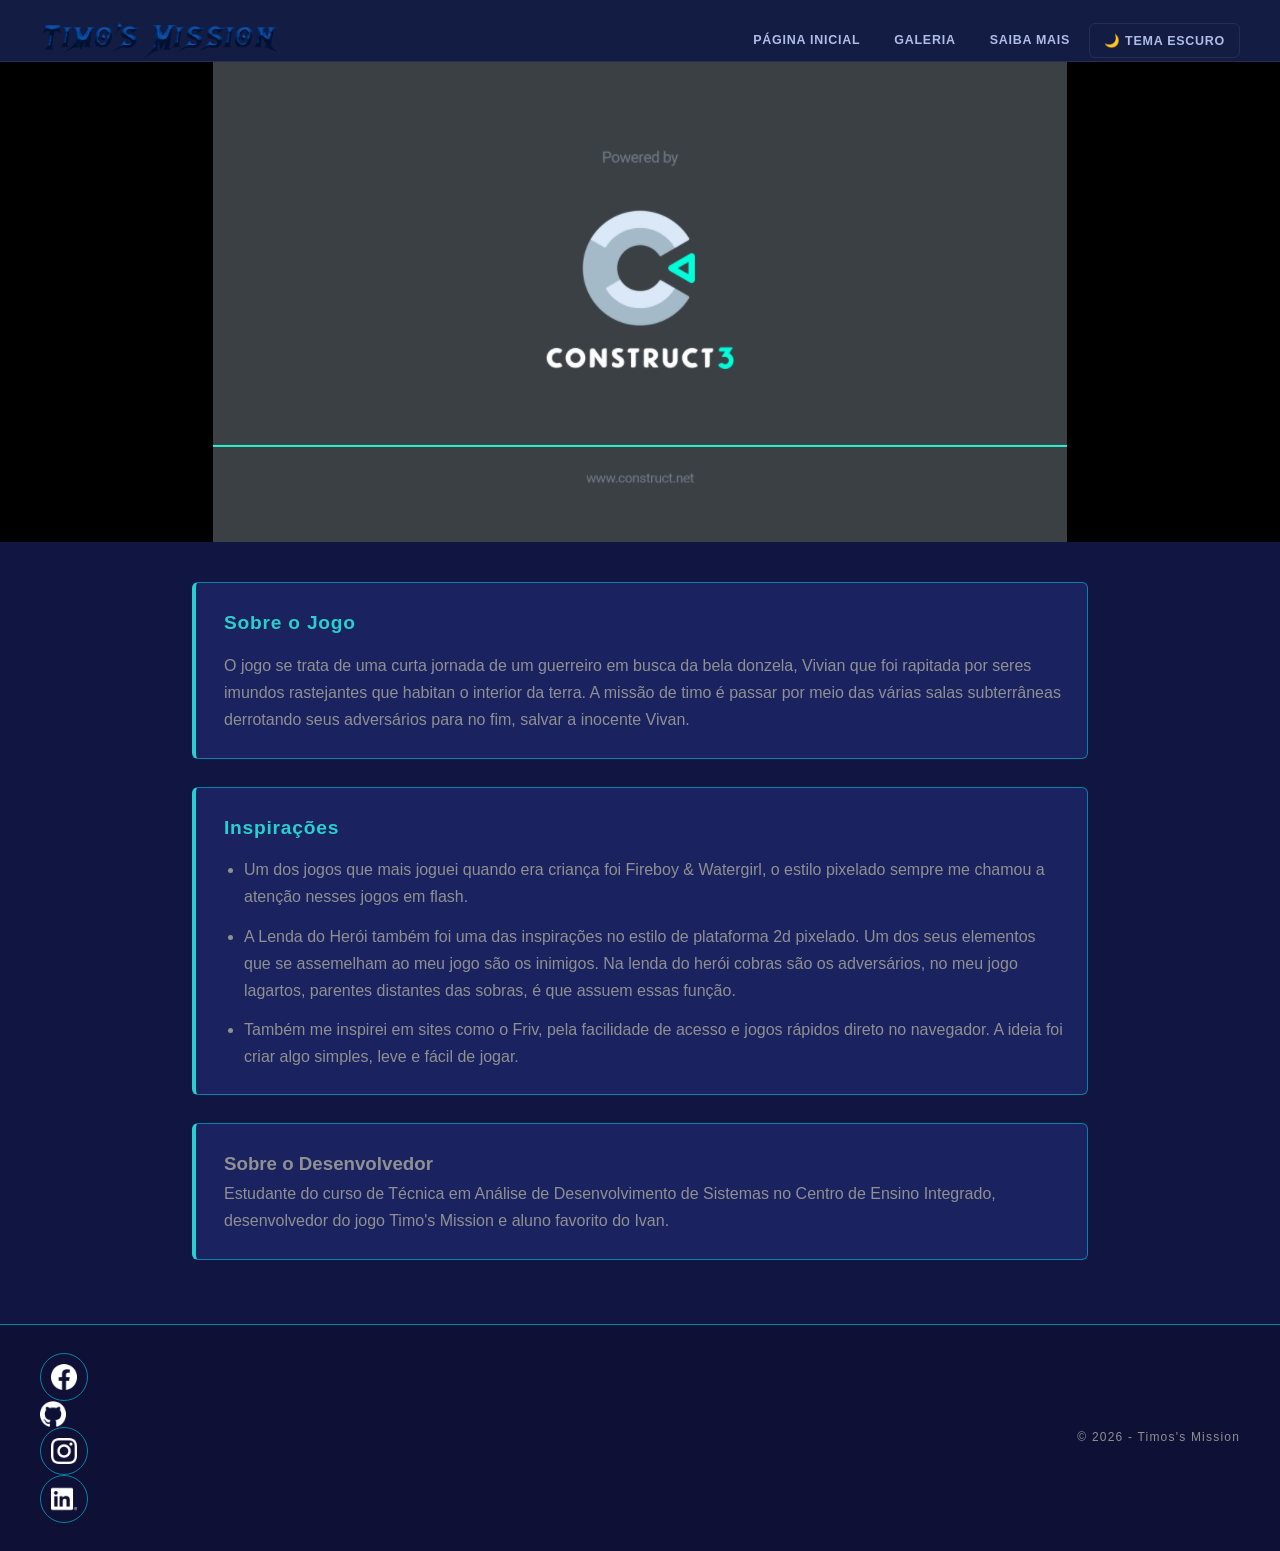
<file: index.html>
<!DOCTYPE html>
<html lang="pt-br">

<head>
    <meta charset="UTF-8">
    <meta name="viewport" content="width=device-width, initial-scale=1.0">
    <title>Timo's Mission</title>
    <link rel="stylesheet" href="Css/style.css">
</head>

<body>

    <header class="header">
        <div class="header__logo">
            <img class="header__logo-img" src="imgs/Title.png" alt="Timo's Mission - Logo">
        </div>

        <nav class="header__nav">
            <ul class="nav__list">
                <li class="nav__item"><a class="nav__link" href="index.html">Página Inicial</a></li>
                <li class="nav__item"><a class="nav__link" href="galeria.html">Galeria</a></li>
                <li class="nav__item"><a class="nav__link" href="sobre.html">Saiba Mais</a></li>
                <li class="nav__item">
                    <button class="nav__link nav__link--tema" id="btn-tema" onclick="alternarTema()">🌙 Tema Escuro</button>
                </li>
            </ul>
        </nav>
    </header>

    <main class="main">

        <div class="main__game" id="conteudo-restrito">
            <iframe class="main__game-frame" src="Jogo/index.html" width="100%" height="480" title="Timo's Mission"></iframe>
        </div>

        <div class="main__content">

            <article class="card">
                <h3 class="card__title">Sobre o Jogo</h3>
                <p class="card__text">O jogo se trata de uma curta jornada de um guerreiro em busca da bela donzela, Vivian que foi rapitada por seres imundos rastejantes que habitan o interior da terra. A missão de timo é passar por meio das várias salas subterrâneas derrotando seus adversários para no fim, salvar a inocente Vivan.</p>
            </article>

            <article class="card">
                <h3 class="card__title">Inspirações</h3>
                <ul class="card__list">
                    <li class="card__list-item">
                        <p class="card__text">Um dos jogos que mais joguei quando era criança foi Fireboy & Watergirl, o estilo pixelado sempre me chamou a atenção nesses jogos em flash.</p>
                    </li>
                    <li class="card__list-item">
                        <p class="card__text">A Lenda do Herói também foi uma das inspirações no estilo de plataforma 2d pixelado. Um dos seus elementos que se assemelham ao meu jogo são os inimigos. Na lenda do herói cobras são os adversários, no meu jogo lagartos, parentes distantes das sobras, é que assuem essas função.</p>
                    </li>
                    <li class="card__list-item">
                        <p class="card__text">Também me inspirei em sites como o Friv, pela facilidade de acesso e jogos rápidos direto no navegador. A ideia foi criar algo simples, leve e fácil de jogar.</p>
                    </li>
                </ul>
            </article>

            <article class="card">
                <h3 class="card_title">Sobre o Desenvolvedor</h3>
                <p class="card_text">
                    Estudante do curso de Técnica em Análise de Desenvolvimento de Sistemas no Centro de Ensino Integrado, desenvolvedor do jogo Timo's Mission e aluno favorito do Ivan.
                </p>
            </article>

        </div>

    </main>

    <footer class="footer">
        <ul class="footer_socials">
            <li class="footer_social-item">
                <a class="footer__social-link" href="https://www.facebook.com/geovani.araujo.77985/">
                    <img class="footer__social-img" src="imgs/icons/facebook.png" alt="Facebook">
                </a>
            </li>
            <li class="footer_social-item">
                <a class="footer_social-link" href="https://github.com/GeovaniAraujo?tab=repositories">
                    <img class="footer__social-img" src="imgs/icons/github.png" alt="GitHub">
                </a>
            </li>
            <li class="footer__social-item">
                <a class="footer__social-link" href="https://www.instagram.com/geovani_araujo_smaha/">
                    <img class="footer__social-img" src="imgs/icons/instagram.png" alt="Instagram">
                </a>
            </li>
            <li class="footer__social-item">
                <a class="footer__social-link" href="https://www.linkedin.com/in/geovani-araujo-smaha-78b213327/">
                    <img class="footer__social-img" src="imgs/icons/linkedin.png" alt="LinkedIn">
                </a>
            </li>
        </ul>
        <p class="footer__copy">© 2026 - Timos's Mission</p>
    </footer>

    <script src="Js/scripts.js"></script>

</body>

</html>
</file>
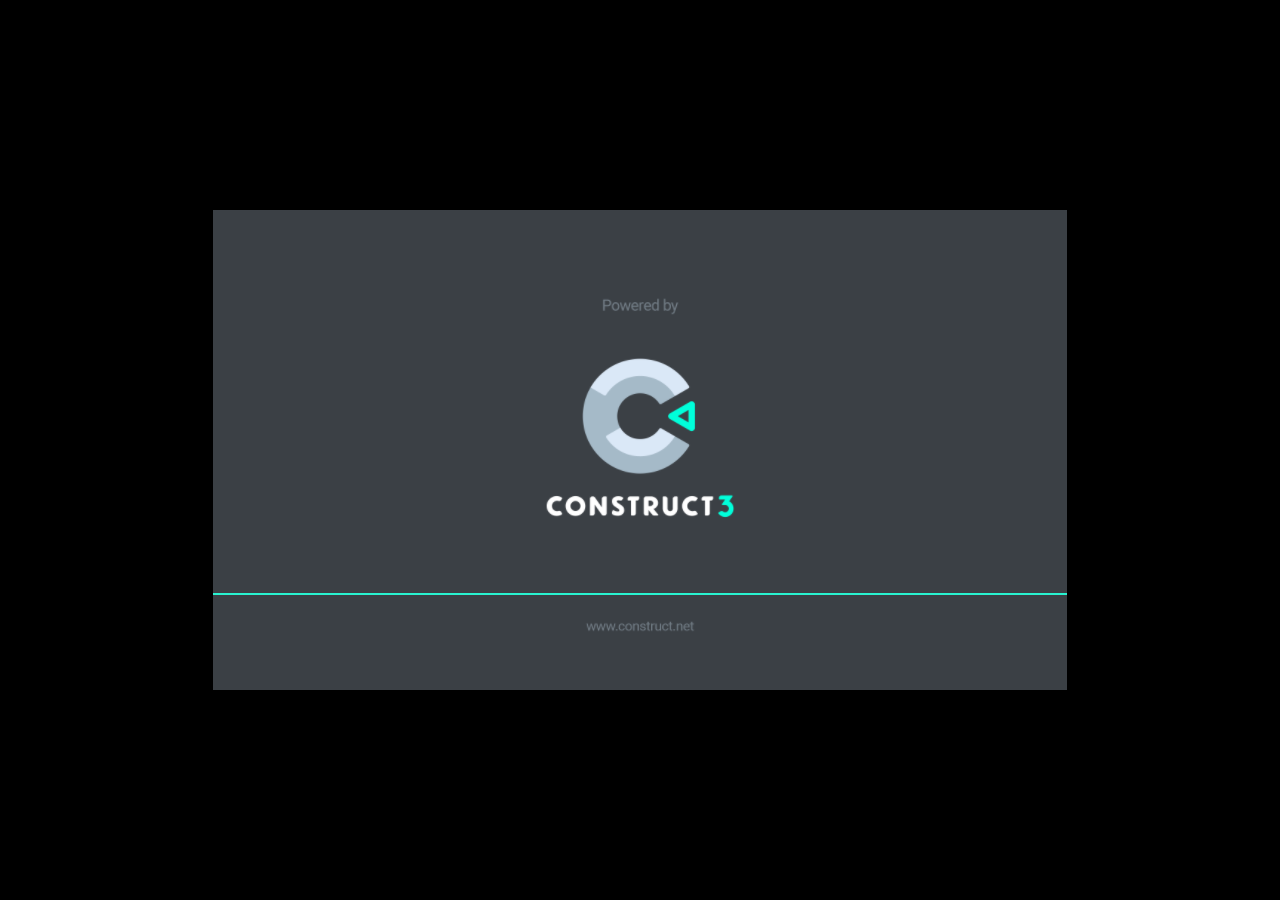
<file: Jogo/index.html>
<!DOCTYPE html>
<html>
<head>
    <meta charset="UTF-8">
	<title>Timo&#39;s Mission</title>
	<meta name="viewport" content="width=device-width, initial-scale=1.0, maximum-scale=1.0, minimum-scale=1.0, user-scalable=no">
	
	<!-- Made with Construct, the game and app creator :: https://www.construct.net -->
	<meta name="generator" content="Scirra Construct">



	<link rel="manifest" href="appmanifest.json">
	<link rel="apple-touch-icon" sizes="128x128" href="icons/icon-128.png">
	<link rel="apple-touch-icon" sizes="256x256" href="icons/icon-256.png">
	<link rel="apple-touch-icon" sizes="512x512" href="icons/icon-512.png">
	<link rel="icon" type="image/png" href="icons/icon-512.png">

	<link rel="stylesheet" href="style.css">



</head> 
 
<body>

	

<script>
if (location.protocol.substr(0, 4) === "file")
{
	alert("Web exports won't work until you upload them. (When running on the file: protocol, browsers block many features from working for security reasons.)");
}
</script>
	
	<noscript>
		<div id="notSupportedWrap">
			<h2 id="notSupportedTitle">This content requires JavaScript</h2>
			<p class="notSupportedMessage">JavaScript appears to be disabled. Please enable it to view this content.</p>
		</div>
	</noscript>
	<script src="scripts/modernjscheck.js"></script>
	<script src="scripts/supportcheck.js"></script>
	<script src="scripts/offlineclient.js" type="module"></script>
	<script src="scripts/main.js" type="module"></script>
	<script src="scripts/register-sw.js" type="module"></script>

</body> 
</html>
</file>
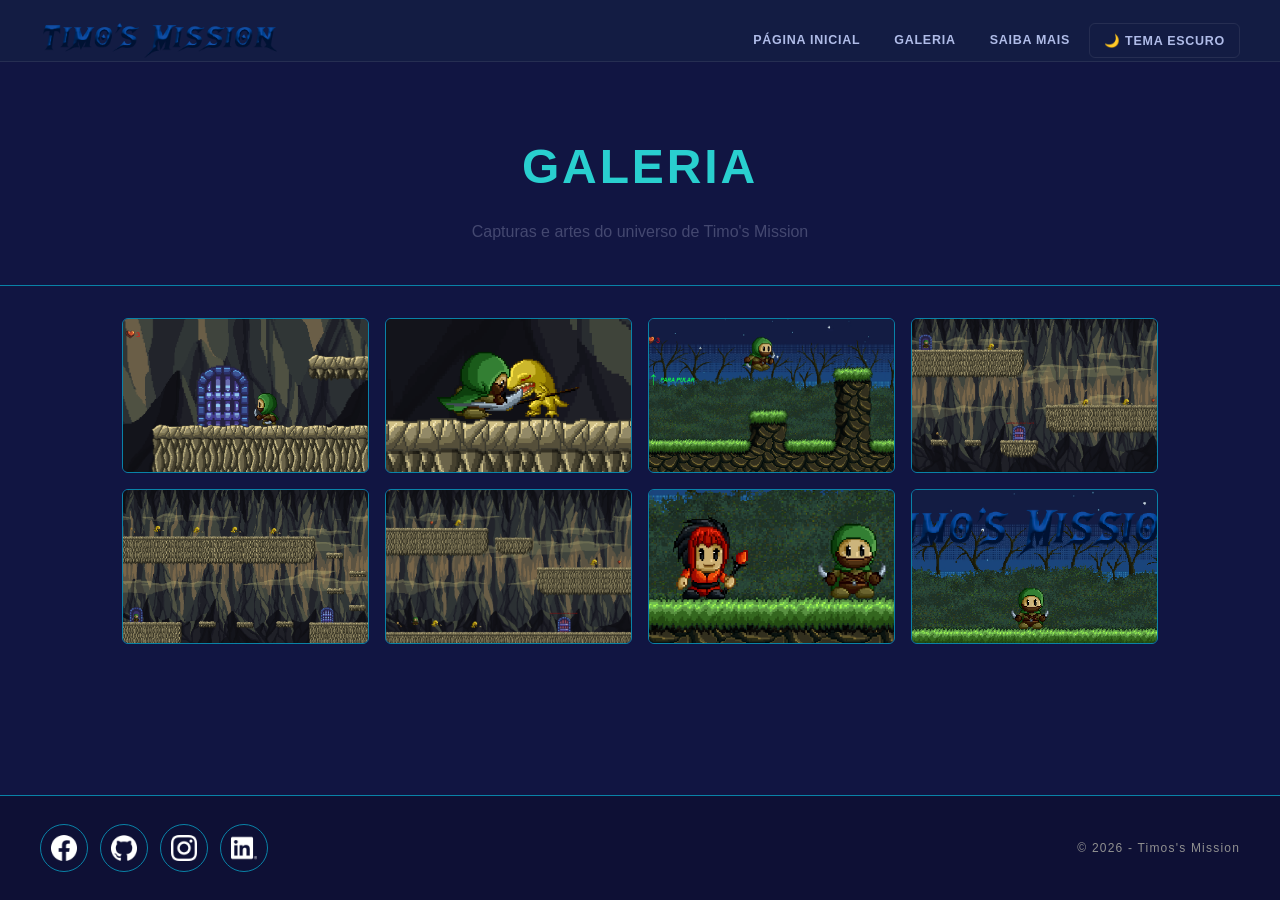
<file: galeria.html>
<!DOCTYPE html>
<html lang="pt-br">

<head>
    <meta charset="UTF-8">
    <meta name="viewport" content="width=device-width, initial-scale=1.0">
    <title>Galeria – Timo's Mission</title>
    <link rel="stylesheet" href="Css/style.css">
    <link rel="stylesheet" href="Css/galeria.css">
</head>

<body>

    <header class="header">
        <div class="header__logo">
            <img class="header__logo-img" src="imgs/Title.png" alt="Timo's Mission - Logo">
        </div>

        <nav class="header__nav">
            <ul class="nav__list">
                <li class="nav__item"><a class="nav__link" href="index.html">Página Inicial</a></li>
                <li class="nav__item"><a class="nav__link nav__link--active" href="galeria.html">Galeria</a></li>
                <li class="nav__item"><a class="nav__link" href="sobre.html">Saiba Mais</a></li>
                <li class="nav__item">
                    <button class="nav__link nav__link--tema" id="btn-tema" onclick="alternarTema()">🌙 Tema Escuro</button>
                </li>
            </ul>
        </nav>
    </header>

    <main class="main">

        <div class="page-hero">
            <h1 class="page-hero__title">Galeria</h1>
            <p class="page-hero__sub">Capturas e artes do universo de Timo's Mission</p>
        </div>

        <div class="galeria__grid" id="galeria-grid">
            <div class="galeria__card">
                <div class="galeria__img-wrap">
                    <img class="galeria__img" src="imgs/imgsJogo/Captura de tela 2026-04-12 214317.png" alt="">
                </div>
            </div>

            <div class="galeria__card">
                <div class="galeria__img-wrap">
                    <img class="galeria__img" src="imgs/imgsJogo/Captura de tela 2026-04-12 214449.png" alt="">
                </div>
            </div>

            <div class="galeria__card">
                <div class="galeria__img-wrap">
                    <img class="galeria__img" src="imgs/imgsJogo/Captura de tela 2026-04-12 214519.png" alt="">
                </div>
            </div>

            <div class="galeria__card">
                <div class="galeria__img-wrap">
                    <img class="galeria__img" src="imgs/imgsJogo/Captura de tela 2026-04-12 214703.png" alt="">
                </div>
            </div>

            <div class="galeria__card">
                <div class="galeria__img-wrap">
                    <img class="galeria__img" src="imgs/imgsJogo/Captura de tela 2026-04-12 215918.png" alt="">
                </div>
            </div>

            <div class="galeria__card">
                <div class="galeria__img-wrap">
                    <img class="galeria__img" src="imgs/imgsJogo/Captura de tela 2026-04-12 220011.png" alt="">
                </div>
            </div>

            <div class="galeria__card">
                <div class="galeria__img-wrap">
                    <img class="galeria__img" src="imgs/imgsJogo/Captura de tela 2026-04-12 220037.png" alt="">
                </div>
            </div>

            <div class="galeria__card">
                <div class="galeria__img-wrap">
                    <img class="galeria__img" src="imgs/imgsJogo/Captura de tela 2026-04-12 220100.png" alt="">
                </div>
            </div>
        </div>
    </main>

    <footer class="footer">
        <ul class="footer__socials">
            <li class="footer__social-item">
                <a class="footer__social-link" href="https://www.facebook.com/geovani.araujo.77985/">
                    <img class="footer__social-img" src="imgs/icons/facebook.png" alt="Facebook">
                </a>
            </li>
            <li class="footer__social-item">
                <a class="footer__social-link" href="https://github.com/GeovaniAraujo?tab=repositories">
                    <img class="footer__social-img" src="imgs/icons/github.png" alt="GitHub">
                </a>
            </li>
            <li class="footer__social-item">
                <a class="footer__social-link" href="https://www.instagram.com/geovani_araujo_smaha/">
                    <img class="footer__social-img" src="imgs/icons/instagram.png" alt="Instagram">
                </a>
            </li>
            <li class="footer__social-item">
                <a class="footer__social-link" href="https://www.linkedin.com/in/geovani-araujo-smaha-78b213327/">
                    <img class="footer__social-img" src="imgs/icons/linkedin.png" alt="LinkedIn">
                </a>
            </li>
        </ul>
        <p class="footer__copy">© 2026 - Timos's Mission</p>
    </footer>

    <script src="Js/scripts.js"></script>

</body>
</html>
</file>
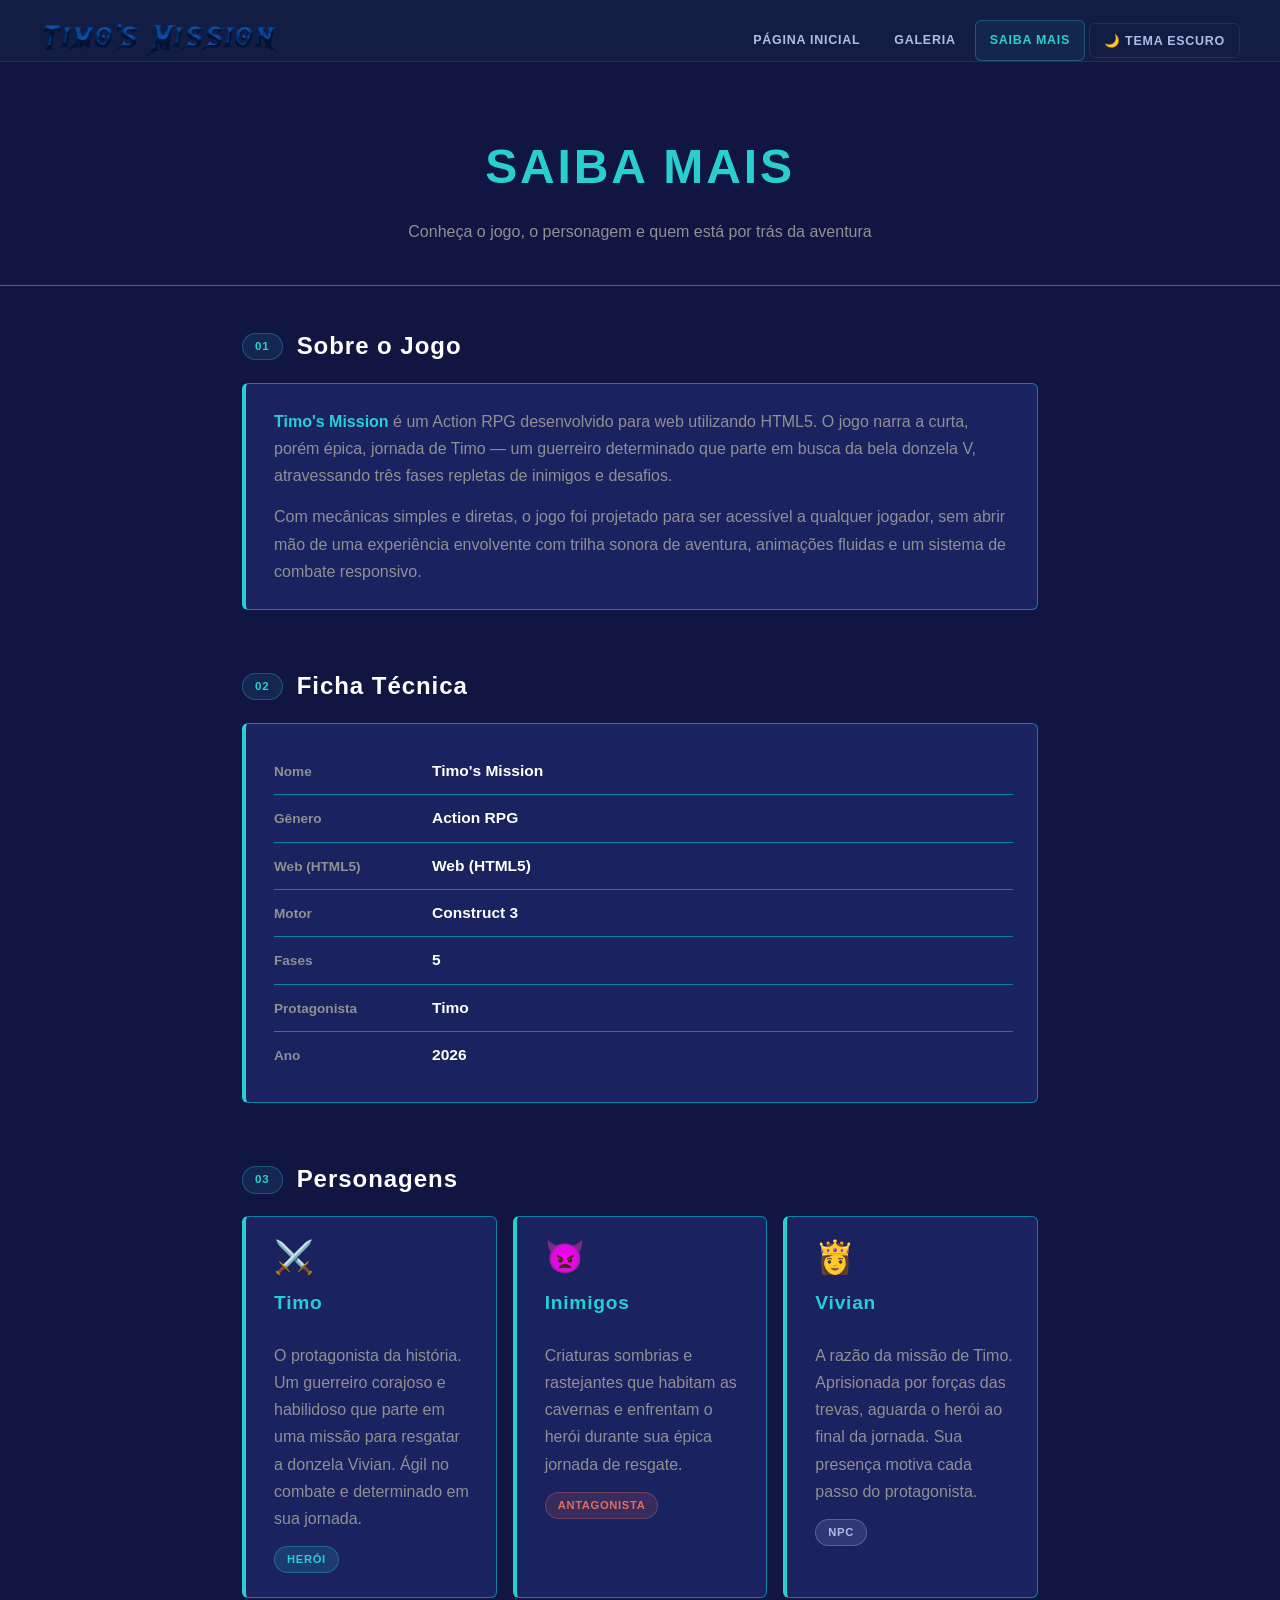
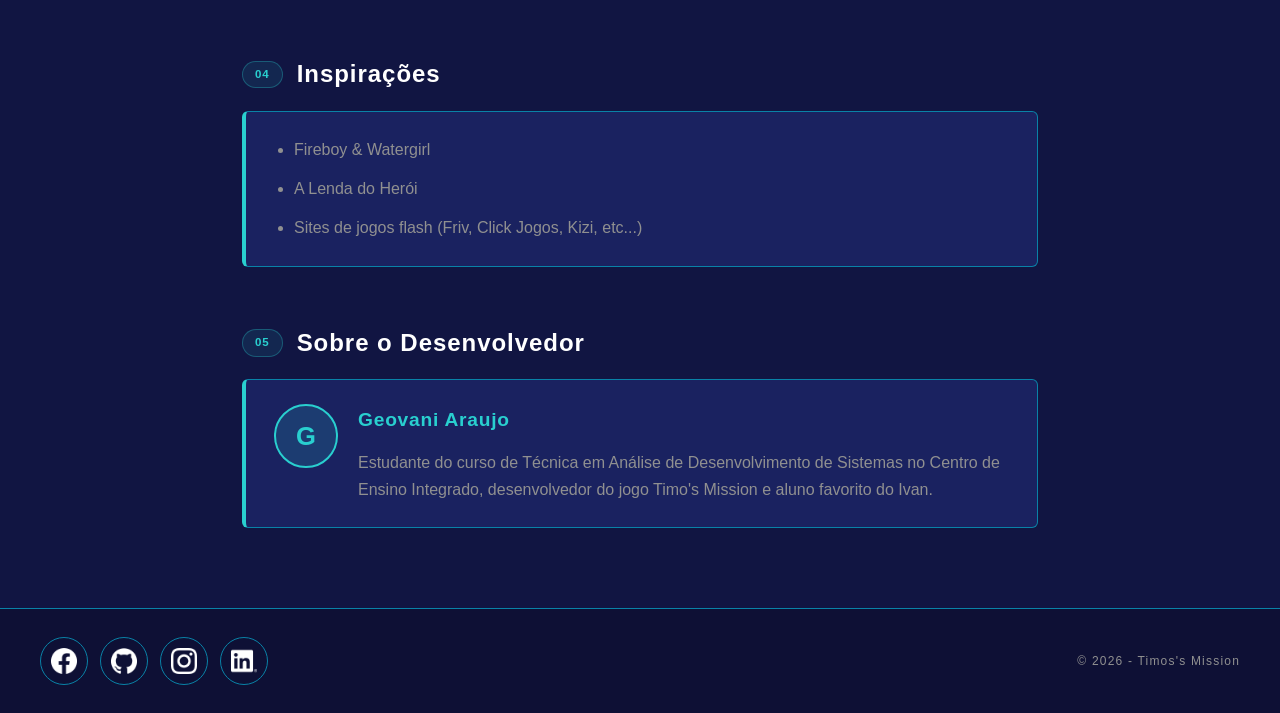
<file: sobre.html>
<!DOCTYPE html>
<html lang="pt-br">

<head>
    <meta charset="UTF-8">
    <meta name="viewport" content="width=device-width, initial-scale=1.0">
    <title>Sobre – Timo's Mission</title>
    <link rel="stylesheet" href="Css/style.css">
    <link rel="stylesheet" href="Css/sobre.css">
</head>

<body>

    <header class="header">
        <div class="header__logo">
            <img class="header__logo-img" src="imgs/Title.png" alt="Timo's Mission - Logo">
        </div>

        <nav class="header__nav">
            <ul class="nav__list">
                <li class="nav__item"><a class="nav__link" href="index.html">Página Inicial</a></li>
                <li class="nav__item"><a class="nav__link" href="galeria.html">Galeria</a></li>
                <li class="nav__item"><a class="nav__link nav__link--active" href="sobre.html">Saiba Mais</a></li>
                <li class="nav__item">
                    <button class="nav__link nav__link--tema" id="btn-tema" onclick="alternarTema()">🌙 Tema Escuro</button>
                </li>
            </ul>
        </nav>
    </header>

    <main class="main">

        <div class="page-hero">
            <h1 class="page-hero__title">Saiba Mais</h1>
            <p class="page-hero__sub">Conheça o jogo, o personagem e quem está por trás da aventura</p>
        </div>

        <div class="sobre__content">


            <section class="sobre__section">
                <div class="sobre__section-header">
                    <span class="sobre__numero">01</span>
                    <h2 class="sobre__titulo">Sobre o Jogo</h2>
                </div>
                <div class="card">
                    <p class="card__text">
                        <strong class="card__destaque">Timo's Mission</strong> é um Action RPG desenvolvido para web
                        utilizando HTML5. O jogo narra a curta, porém épica, jornada de Timo — um guerreiro determinado
                        que parte em busca da bela donzela V, atravessando três fases repletas de inimigos e desafios.
                    </p>
                    <p class="card__text card__text--mt">
                        Com mecânicas simples e diretas, o jogo foi projetado para ser acessível a qualquer jogador,
                        sem abrir mão de uma experiência envolvente com trilha sonora de aventura, animações fluidas
                        e um sistema de combate responsivo.
                    </p>
                </div>
            </section>

            <section class="sobre__section">
                <div class="sobre__section-header">
                    <span class="sobre__numero">02</span>
                    <h2 class="sobre__titulo">Ficha Técnica</h2>
                </div>
                <div class="card">
                    <ul class="ficha__lista">
                        <li class="ficha__item">
                            <span class="ficha__label">Nome</span>
                            <span class="ficha__valor" id="nome__jogo"></span>
                        </li>
                        <li class="ficha__item">
                            <span class="ficha__label">Gênero</span>
                            <span class="ficha__valor" id="genero__jogo"></span>
                        </li>
                        <li class="ficha__item">
                            <span class="ficha__label" id="plataforma__jogo"></span>
                            <span class="ficha__valor">Web (HTML5)</span>
                        </li>
                        <li class="ficha__item">
                            <span class="ficha__label">Motor</span>
                            <span class="ficha__valor">Construct 3</span>
                        </li>
                        <li class="ficha__item">
                            <span class="ficha__label">Fases</span>
                            <span class="ficha__valor" id="total__fases"></span>
                        </li>
                        <li class="ficha__item">
                            <span class="ficha__label">Protagonista</span>
                            <span class="ficha__valor" id="personagem__principal"></span>
                        </li>
                        <li class="ficha__item">
                            <span class="ficha__label">Ano</span>
                            <span class="ficha__valor">2026</span>
                        </li>
                    </ul>
                </div>
            </section>

            <section class="sobre__section">
                <div class="sobre__section-header">
                    <span class="sobre__numero">03</span>
                    <h2 class="sobre__titulo">Personagens</h2>
                </div>
                <div class="personagens__grid">

                    <div class="card personagem__card">
                        <div class="personagem__avatar">⚔️</div>
                        <h3 class="card__title">Timo</h3>
                        <p class="card__text">
                            O protagonista da história. Um guerreiro corajoso e habilidoso que parte em uma
                            missão para resgatar a donzela Vivian. Ágil no combate e determinado em sua jornada.
                        </p>
                        <span class="personagem__tag personagem__tag--heroi">Herói</span>
                    </div>

                    <div class="card personagem__card">
                        <div class="personagem__avatar">👿</div>
                        <h3 class="card__title">Inimigos</h3>
                        <p class="card__text">
                            Criaturas sombrias e rastejantes que habitam as cavernas e enfrentam o herói durante sua épica jornada de resgate.
                        </p>
                        <span class="personagem__tag personagem__tag--inimigo">Antagonista</span>
                    </div>

                    <div class="card personagem__card">
                        <div class="personagem__avatar">👸</div>
                        <h3 class="card__title">Vivian</h3>
                        <p class="card__text">
                            A razão da missão de Timo. Aprisionada por forças das trevas, aguarda o herói
                            ao final da jornada. Sua presença motiva cada passo do protagonista.
                        </p>
                        <span class="personagem__tag personagem__tag--npc">NPC</span>
                    </div>

                </div>
            </section>

            <section class="sobre__section">
                <div class="sobre__section-header">
                    <span class="sobre__numero">04</span>
                    <h2 class="sobre__titulo">Inspirações</h2>
                </div>
                <div class="card">
                    <ul class="card__list">
                        <li class="card__list-item">
                            <p class="card__text">Fireboy & Watergirl</p>
                        </li>
                        <li class="card__list-item">
                            <p class="card__text">A Lenda do Herói</p>
                        </li>
                        <li class="card__list-item">
                            <p class="card__text">Sites de jogos flash (Friv, Click Jogos, Kizi, etc...)</p>
                        </li>
                    </ul>
                </div>
            </section>

            <section class="sobre__section">
                <div class="sobre__section-header">
                    <span class="sobre__numero">05</span>
                    <h2 class="sobre__titulo">Sobre o Desenvolvedor</h2>
                </div>
                <div class="card dev__card">
                    <div class="dev__avatar">G</div>
                    <div class="dev__info">
                        <h3 class="card__title">Geovani Araujo</h3>
                        <p class="card__text">
                            Estudante do curso de Técnica em Análise de Desenvolvimento de Sistemas no Centro de Ensino Integrado, desenvolvedor do jogo Timo's Mission e aluno favorito do Ivan.
                        </p>
                    </div>
                </div>
            </section>

        </div>
    </main>

    <footer class="footer">
        <ul class="footer__socials">
            <li class="footer__social-item">
                <a class="footer__social-link" href="https://www.facebook.com/geovani.araujo.77985/?locale=pt_BR">
                    <img class="footer__social-img" src="imgs/icons/facebook.png" alt="Facebook">
                </a>
            </li>
            <li class="footer__social-item">
                <a class="footer__social-link" href="https://github.com/GeovaniAraujo?tab=repositories">
                    <img class="footer__social-img" src="imgs/icons/github.png" alt="GitHub">
                </a>
            </li>
            <li class="footer__social-item">
                <a class="footer__social-link" href="https://www.instagram.com/geovani_araujo_smaha/">
                    <img class="footer__social-img" src="imgs/icons/instagram.png" alt="Instagram">
                </a>
            </li>
            <li class="footer__social-item">
                <a class="footer__social-link" href="https://www.linkedin.com/in/geovani-araujo-smaha-78b213327/">
                    <img class="footer__social-img" src="imgs/icons/linkedin.png" alt="LinkedIn">
                </a>
            </li>
        </ul>
        <p class="footer__copy">© 2026 - Timos's Mission</p>
    </footer>

    <script src="Js/scripts.js"></script>

</body>
</html>
</file>
<file: Css/style.css>
*, *::before, *::after {
    box-sizing: border-box;
    margin: 0;
    padding: 0;
    scroll-behavior: smooth;
}

html, body {
    height: 100%;
}

body {
    background-color: #111542;
    color: #909090;
    font-family: Arial, Helvetica, sans-serif;
    font-size: 1rem;
    line-height: 1.7;
    display: flex;
    flex-direction: column;
    transition: background-color 0.22s ease, color 0.22s ease;
}

img {
    display: block;
    max-width: 100%;
}

a {
    text-decoration: none;
    color: inherit;
}

ul {
    list-style: none;
}

body.tema-claro {
    background-color: #eef0f8;
    color: #111542;
}

body.tema-claro .header {
    background-color: #d0d5ee;
}

body.tema-claro .footer {
    background-color: #bcc2e0;
}

body.tema-claro .card {
    background-color: #bcc2e0;
    border-color: rgba(17, 21, 66, 0.15);
}

body.tema-claro .card__title {
    color: #0982a7;
}

body.tema-claro .card__text,
body.tema-claro .card__list-item,
body.tema-claro .ficha__valor {
    color: #444870;
}

body.tema-claro .nav__link {
    color: #111542;
}

body.tema-claro .footer__copy {
    color: #444870;
}

.header {
    background-color: #131C43;
    padding: 16px 20px 0;
    text-align: center;
    border-bottom: 1px solid rgba(255, 255, 255, 0.08);
    transition: background-color 0.22s ease;
}

.header__logo {
    display: flex;
    justify-content: center;
}

.header__logo-img {
    width: 100%;
    max-width: 340px;
    height: auto;
}

.header__nav {
    display: flex;
    justify-content: flex-end;
    margin-top: 12px;
}

.nav__list {
    display: flex;
    flex-wrap: wrap;
    justify-content: center;
    gap: 4px;
    padding-bottom: 4px;
}

.nav__item {
    display: flex;
    align-items: center;
}

.nav__link {
    font-size: 0.8rem;
    font-weight: 600;
    letter-spacing: 0.06em;
    text-transform: uppercase;
    color: #b0bce8;
    padding: 8px 14px;
    border-radius: 6px;
    border: 1px solid transparent;
    background: none;
    cursor: pointer;
    transition: color 0.22s ease, border-color 0.22s ease, background 0.22s ease;
    text-decoration: none;
    font-family: inherit;
}

.nav__link:hover {
    color: #29cfcf;
    border-color: rgba(41, 207, 207, 0.3);
    background: rgba(41, 207, 207, 0.06);
}

/* Botão de tema no nav */
.nav__link--tema {
    color: #b0bce8;
    border-color: rgba(255, 255, 255, 0.08);
}

.nav__link--cta {
    background-color: #29cfcf;
    color: #1a1a1a;
    border-color: #29cfcf;
    font-weight: 700;
}

.nav__link--cta:hover {
    background-color: #0982a7;
    border-color: #0982a7;
    color: #ffffff;
}


.main {
    flex: 1;
}

.btn {
    display: inline-block;
    text-decoration: none;
    color: #1a1a1a;
    background-color: #29cfcf;
    padding: 12px 32px;
    border-radius: 6px;
    border: none;
    font-weight: 700;
    font-size: 0.95rem;
    letter-spacing: 0.04em;
    cursor: pointer;
    font-family: inherit;
    transition: background-color 0.22s ease, color 0.22s ease;
}

.btn:hover {
    background-color: #0982a7;
    color: #ffffff;
}

.btn--sm {
    padding: 10px 22px;
    font-size: 0.88rem;
    flex-shrink: 0;
}


.main__saudacao {
    max-width: 960px;
    margin: 0 auto;
    padding: 0 16px 24px;
}

.saudacao__form {
    display: flex;
    gap: 8px;
    flex-wrap: wrap;
}

.saudacao__input {
    flex: 1;
    min-width: 200px;
    padding: 10px 16px;
    border-radius: 6px;
    border: 1px solid #0982a7;
    background-color: #1a2260;
    color: #ffffff;
    font-size: 0.95rem;
    font-family: inherit;
    transition: border-color 0.22s ease, background-color 0.22s ease;
    outline: none;
}

.saudacao__input:focus {
    border-color: #29cfcf;
}

.saudacao__mensagem {
    margin-top: 10px;
    font-size: 0.97rem;
    min-height: 1.5em;
    transition: color 0.22s ease;
}


.main__game {
    width: 100%;
    background: #000000;
    line-height: 0;
    transition: filter 0.4s ease;
}

.main__game-frame {
    display: block;
    width: 100%;
    height: 360px;
    border: none;
}

.main__aviso {
    background-color: rgba(224, 108, 90, 0.15);
    border: 1px solid #e06c5a;
    border-radius: 6px;
    margin: 12px 16px;
    padding: 14px 20px;
    color: #e06c5a;
    font-weight: 600;
    text-align: center;
}


.main__content {
    max-width: 960px;
    margin: 0 auto;
    padding: 32px 16px 48px;
    display: flex;
    flex-direction: column;
    gap: 24px;
}

.card {
    background-color: #1a2260;
    border: 1px solid #0982a7;
    border-left: 4px solid #29cfcf;
    border-radius: 6px;
    padding: 24px 24px 24px 28px;
    transition: background-color 0.22s ease, border-color 0.22s ease;
}

.card__title {
    font-size: 1.1rem;
    font-weight: 700;
    color: #29cfcf;
    letter-spacing: 0.04em;
    margin-bottom: 12px;
}

.card__text {
    color: #909090;
    font-size: 0.97rem;
}

.card__list {
    list-style: disc;
    padding-left: 20px;
    display: flex;
    flex-direction: column;
    gap: 12px;
}

.card__list-item {
    color: #909090;
}


.card__ficha {
    list-style: none;
    padding: 0;
    display: flex;
    flex-direction: column;
    gap: 8px;
}

.ficha__label {
    color: #29cfcf;
    font-weight: 700;
    margin-right: 6px;
}

.ficha__valor {
    color: #909090;
}

.footer {
    background-color: #0e1035;
    border-top: 1px solid #0982a7;
    padding: 24px 16px 20px;
    text-align: center;
    display: flex;
    flex-direction: column;
    align-items: center;
    gap: 14px;
    transition: background-color 0.22s ease;
}

.footer__socials {
    display: flex;
    justify-content: center;
    gap: 12px;
}

.footer__social-item {
    display: flex;
}

.footer__social-link {
    display: flex;
    align-items: center;
    justify-content: center;
    width: 48px;
    height: 48px;
    border-radius: 50%;
    border: 1px solid #0982a7;
    overflow: hidden;
    transition: border-color 0.22s ease, transform 0.22s ease, background 0.22s ease;
}

.footer__social-link:hover {
    border-color: #29cfcf;
    background: rgba(41, 207, 207, 0.08);
    transform: translateY(-3px);
}

.footer__social-img {
    width: 26px;
    height: 26px;
    object-fit: contain;
}

.footer__copy {
    font-size: 0.75rem;
    letter-spacing: 0.1em;
    color: #909090;
}


@media (min-width: 480px) {


    .header {
        padding: 20px 40px 0;
        display: flex;
        align-items: center;
        justify-content: space-between;
        gap: 20px;
    }

    .header__logo {
        justify-content: flex-start;
        flex-shrink: 0;
    }

    .header__logo-img {
        max-width: 240px;
    }

    .header__nav {
        margin-top: 0;
        flex-shrink: 0;
    }

    .nav__list {
        flex-wrap: nowrap;
        justify-content: flex-end;
        padding-bottom: 0;
    }

    .nav__link {
        font-size: 0.78rem;
        padding: 9px 14px;
        white-space: nowrap;
    }

    .main__game-frame {
        height: 480px;
    }

    .main__content {
        padding: 40px 32px 64px;
        gap: 28px;
    }

    .main__saudacao {
        padding: 0 32px 28px;
    }

    .card__title {
        font-size: 1.2rem;
    }

    .card__text {
        font-size: 1rem;
    }

    .footer {
        flex-direction: row;
        justify-content: space-between;
        padding: 28px 40px;
    }

    .footer__copy {
        text-align: right;
    }
}
</file>
<file: Jogo/style.css>
html, body {
	padding: 0;
	margin: 0;
	overflow: hidden;
	height: 100%;
}

body {
	background: #000000;
	color: white;
}

input[type="file"] {
	color: black;
}

/* for scaling checkboxes according to the font size */
.c3-auto-size-checkbox {
	font-size: 1em;
	width: 1em;
	height: 1em;
	vertical-align: bottom;
	margin: 0.1em 0.25em;
}

html, body, canvas {
	touch-action-delay: none;
	touch-action: none;
}

canvas, .c3htmlwrap {
	position: absolute;
}

.c3htmlwrap {
	contain: strict;
}

.c3overlay {
	pointer-events: none;
}

.c3htmlwrap[interactive] > * {
	pointer-events: auto;
}

/* HACK - work around elements being selectable only in iOS WKWebView for some reason */
html[ioswebview] .c3htmlwrap,
html[ioswebview] canvas {
	-webkit-user-select: none;
	user-select: none;
}

html[ioswebview] .c3htmlwrap > * {
	-webkit-user-select: auto;
	user-select: auto;
}

#notSupportedWrap {
	margin: 2em auto 1em auto;
	width: 75%;
	max-width: 45em;
	border: 2px solid #aaa;
	border-radius: 1em;
	padding: 2em;
	background-color: #f0f0f0;
	font-family: "Segoe UI", Frutiger, "Frutiger Linotype", "Dejavu Sans", "Helvetica Neue", Arial, sans-serif;
	color: black;
}

#notSupportedTitle {
	font-size: 1.8em;
}

.notSupportedMessage {
	font-size: 1.2em;
}

.notSupportedMessage em {
	color: #888;
}

/* bbcode styles */
.bbCodeH1 {
	font-size: 2em;
	font-weight: bold;
}

.bbCodeH2 {
	font-size: 1.5em;
	font-weight: bold;
}

.bbCodeH3 {
	font-size: 1.25em;
	font-weight: bold;
}

.bbCodeH4 {
	font-size: 1.1em;
	font-weight: bold;
}

.bbCodeItem::before {
	content: " • ";
}

/* For text icons converted to HTML: size the height to the line height
   preserving the aspect ratio. Also add position: relative as that allows
   just adding a 'top' style for the iconoffsety style. */
.c3-text-icon {
	height: 1em;
	width: auto;
	position: relative;
}

/* screen reader text */
.c3-screen-reader-text {
	position: absolute;
	width: 1px;
    height: 1px;
    overflow: hidden;
    clip: rect(1px, 1px, 1px, 1px);
}
</file>
<file: Css/galeria.css>
.page-hero {
    text-align: center;
    padding: 48px 16px 32px;
    border-bottom: 1px solid #0982a7;
    margin-bottom: 32px;
}

.page-hero__title {
    font-size: clamp(1.8rem, 5vw, 3rem);
    font-weight: 700;
    color: #29cfcf;
    letter-spacing: 0.06em;
    text-transform: uppercase;
    margin-bottom: 10px;
}

.page-hero__sub {
    color: #444870;
    font-size: 1rem;
}

.galeria__filtros {
    display: flex;
    flex-wrap: wrap;
    justify-content: center;
    gap: 8px;
    padding: 0 16px 28px;
}

.filtro__btn {
    background: none;
    border: 1px solid #0982a7;
    color: #b0bce8;
    padding: 7px 20px;
    border-radius: 99px;
    font-size: 0.85rem;
    font-family: inherit;
    cursor: pointer;
    transition: background 0.22s ease, color 0.22s ease, border-color 0.22s ease;
}

.filtro__btn:hover {
    border-color: #29cfcf;
    color: #29cfcf;
    background: rgba(41, 207, 207, 0.06);
}

.filtro__btn--ativo {
    background-color: #29cfcf;
    border-color: #29cfcf;
    color: #1a1a1a;
    font-weight: 700;
}

.galeria__grid {
    display: grid;
    grid-template-columns: repeat(2, 1fr);
    gap: 12px;
    padding: 0 16px 48px;
    max-width: 1100px;
    margin: 0 auto;
}

.galeria__card {
    border-radius: 6px;
    overflow: hidden;
    background-color: #1a2260;
    border: 1px solid #0982a7;
}

.galeria__img-wrap {
    position: relative;
    cursor: pointer;
    aspect-ratio: 16 / 10;
    overflow: hidden;
}

.galeria__img {
    width: 100%;
    height: 100%;
    object-fit: cover;
    display: block;
    background-color: #1a2260;
    transition: transform 0.35s ease;
}

.galeria__img:not([src]),
.galeria__img[src=""] {
    background: linear-gradient(135deg, #1a2260 0%, #111542 100%);
}

.galeria__img-wrap:hover .galeria__img {
    transform: scale(1.06);
}

.galeria__overlay {
    position: absolute;
    bottom: 0;
    left: 0;
    right: 0;
    padding: 28px 14px 14px;
    background: linear-gradient(to top, rgba(10, 12, 40, 0.92) 0%, transparent 100%);
    opacity: 0;
    transform: translateY(6px);
    transition: opacity 0.3s ease, transform 0.3s ease;
    display: flex;
    flex-direction: column;
    gap: 6px;
}

.galeria__img-wrap:hover .galeria__overlay {
    opacity: 1;
    transform: translateY(0);
}

.galeria__overlay-titulo {
    color: #ffffff;
    font-size: 0.88rem;
    font-weight: 600;
    margin: 0;
}

.galeria__tag {
    display: inline-block;
    background-color:#29cfcf;
    color: #1a1a1a;
    font-size: 0.7rem;
    font-weight: 700;
    padding: 2px 10px;
    border-radius: 99px;
    align-self: flex-start;
    letter-spacing: 0.05em;
    text-transform: uppercase;
}

.lightbox {
    display: none;
    position: fixed;
    inset: 0;
    background: rgba(5, 7, 25, 0.95);
    z-index: 1000;
    align-items: center;
    justify-content: center;
    flex-direction: column;
    gap: 16px;
    padding: 20px;
}

.lightbox--ativo {
    display: flex;
}

.lightbox__img {
    max-width: 90vw;
    max-height: 80vh;
    object-fit: contain;
    border-radius: 6px;
    border: 1px solid #0982a7;
}

.lightbox__legenda {
    color: #909090;
    font-size: 0.9rem;
    text-align: center;
}

.lightbox__fechar {
    position: absolute;
    top: 20px;
    right: 24px;
    background: none;
    border: 1px solid #0982a7;
    color: #909090;
    font-size: 1.1rem;
    width: 36px;
    height: 36px;
    border-radius: 50%;
    cursor: pointer;
    display: flex;
    align-items: center;
    justify-content: center;
    transition: color 0.22s ease, border-color 0.22s ease;
}

.lightbox__fechar:hover {
    color: #fff;
    border-color: #fff;
}

/* Tema claro */
body.tema-claro .galeria__card {
    background-color: #ffffff;
    border-color: rgba(17, 21, 66, 0.15);
}

body.tema-claro .filtro__btn {
    color: #ffffff;
    border-color: rgba(17, 21, 66, 0.2);
}

body.tema-claro .page-hero__title {
    color: #0982a7;
}

body.tema-claro .page-hero__sub {
    color: #444870;
}

@media (min-width: 480px) {
    .galeria__grid {
        grid-template-columns: repeat(3, 1fr);
        gap: 16px;
        padding: 0 32px 64px;
    }

    .galeria__overlay-titulo {
        font-size: 0.95rem;
    }

    .page-hero {
        padding: 64px 32px 40px;
    }
}

@media (min-width: 900px) {
    .galeria__grid {
        grid-template-columns: repeat(4, 1fr);
    }
}
</file>
<file: Css/sobre.css>
.page-hero {
    text-align: center;
    padding: 48px 16px 32px;
    border-bottom: 1px solid #0982a7;
    margin-bottom: 40px;
}

.page-hero__title {
    font-size: clamp(1.8rem, 5vw, 3rem);
    font-weight: 700;
    color: #29cfcf;
    letter-spacing: 0.06em;
    text-transform: uppercase;
    margin-bottom: 10px;
}

.page-hero__sub {
    color: #909090;
    font-size: 1rem;
}

.sobre__content {
    max-width: 860px;
    margin: 0 auto;
    padding: 0 16px 64px;
    display: flex;
    flex-direction: column;
    gap: 48px;
}


.sobre__section-header {
    display: flex;
    align-items: center;
    gap: 14px;
    margin-bottom: 16px;
}

.sobre__numero {
    font-size: 0.72rem;
    font-weight: 700;
    color: #29cfcf;
    background: rgba(41, 207, 207, 0.1);
    border: 1px solid rgba(41, 207, 207, 0.3);
    border-radius: 99px;
    padding: 3px 12px;
    letter-spacing: 0.08em;
    flex-shrink: 0;
}

.sobre__titulo {
    font-size: clamp(1.1rem, 3vw, 1.5rem);
    font-weight: 700;
    color: #ffffff;
    letter-spacing: 0.04em;
}

.card__text--mt {
    margin-top: 14px;
}

.ficha__lista {
    list-style: none;
    padding: 0;
    display: flex;
    flex-direction: column;
}

.ficha__item {
    display: flex;
    align-items: baseline;
    gap: 12px;
    padding: 10px 0;
    border-bottom: 1px solid #0982a7;
}

.ficha__item:last-child {
    border-bottom: none;
}

.ficha__label {
    color: #909090;
    font-size: 0.85rem;
    min-width: 110px;
    flex-shrink: 0;
}

.ficha__valor {
    color: #ffffff;
    font-weight: 600;
    font-size: 0.97rem;
}

.personagens__grid {
    display: grid;
    grid-template-columns: 1fr;
    gap: 16px;
}

.personagem__card {
    display: flex;
    flex-direction: column;
    gap: 10px;
    align-items: flex-start;
}

.personagem__avatar {
    font-size: 2rem;
    line-height: 1;
    margin-bottom: 4px;
}

.personagem__tag {
    display: inline-block;
    font-size: 0.7rem;
    font-weight: 700;
    padding: 3px 12px;
    border-radius: 99px;
    letter-spacing: 0.06em;
    text-transform: uppercase;
    margin-top: 4px;
}

.personagem__tag--heroi {
    background: rgba(41, 207, 207, 0.15);
    color: #29cfcf;
    border: 1px solid rgba(41, 207, 207, 0.3);
}

.personagem__tag--inimigo {
    background: rgba(224, 108, 90, 0.15);
    color: #e06c5a;
    border: 1px solid rgba(224, 108, 90, 0.3);
}

.personagem__tag--npc {
    background: rgba(176, 188, 232, 0.15);
    color: #b0bce8;
    border: 1px solid rgba(176, 188, 232, 0.3);
}

.dev__card {
    display: flex;
    flex-direction: column;
    gap: 20px;
    align-items: flex-start;
}

.dev__avatar {
    width: 64px;
    height: 64px;
    border-radius: 50%;
    background: rgba(41, 207, 207, 0.15);
    border: 2px solid #29cfcf;
    color: #29cfcf;
    font-size: 1.6rem;
    font-weight: 700;
    display: flex;
    align-items: center;
    justify-content: center;
    flex-shrink: 0;
}

.dev__info {
    display: flex;
    flex-direction: column;
    gap: 0;
    width: 100%;
}

.dev__info .card__title {
    margin-bottom: 12px;
}

.dev__links {
    display: flex;
    gap: 12px;
    margin-top: 20px;
    flex-wrap: wrap;
}

.dev__link {
    display: flex;
    align-items: center;
    gap: 8px;
    color: #b0bce8;
    font-size: 0.9rem;
    font-weight: 600;
    border: 1px solid #0982a7;
    padding: 7px 16px;
    border-radius: 6px;
    transition: color 0.22s ease, border-color 0.22s ease, background 0.22s ease;
    text-decoration: none;
}

.dev__link:hover {
    color: #29cfcf;
    border-color: rgba(41, 207, 207, 0.4);
    background: rgba(41, 207, 207, 0.06);
}

.dev__link-icon {
    width: 18px;
    height: 18px;
    object-fit: contain;
}

.card__destaque {
    color: #29cfcf;
    font-weight: 700;
}

.nav__link--active {
    color: #29cfcf;
    border-color: rgba(41, 207, 207, 0.3);
    background: rgba(41, 207, 207, 0.06);
}

body.tema-claro .sobre__titulo {
    color: #111542;
}

body.tema-claro .ficha__valor {
    color: #111542;
}

body.tema-claro .page-hero__title {
    color: #0982a7;
}

body.tema-claro .page-hero__sub {
    color: #444870;
}

body.tema-claro .dev__link {
    color: #444870;
    border-color: rgba(17, 21, 66, 0.2);
}

@media (min-width: 480px) {
    .sobre__content {
        padding: 0 32px 80px;
        gap: 56px;
    }

    .page-hero {
        padding: 64px 32px 40px;
    }

    .personagens__grid {
        grid-template-columns: repeat(3, 1fr);
    }

    .dev__card {
        flex-direction: row;
        align-items: flex-start;
    }

    .ficha__label {
        min-width: 140px;
    }
}
</file>
